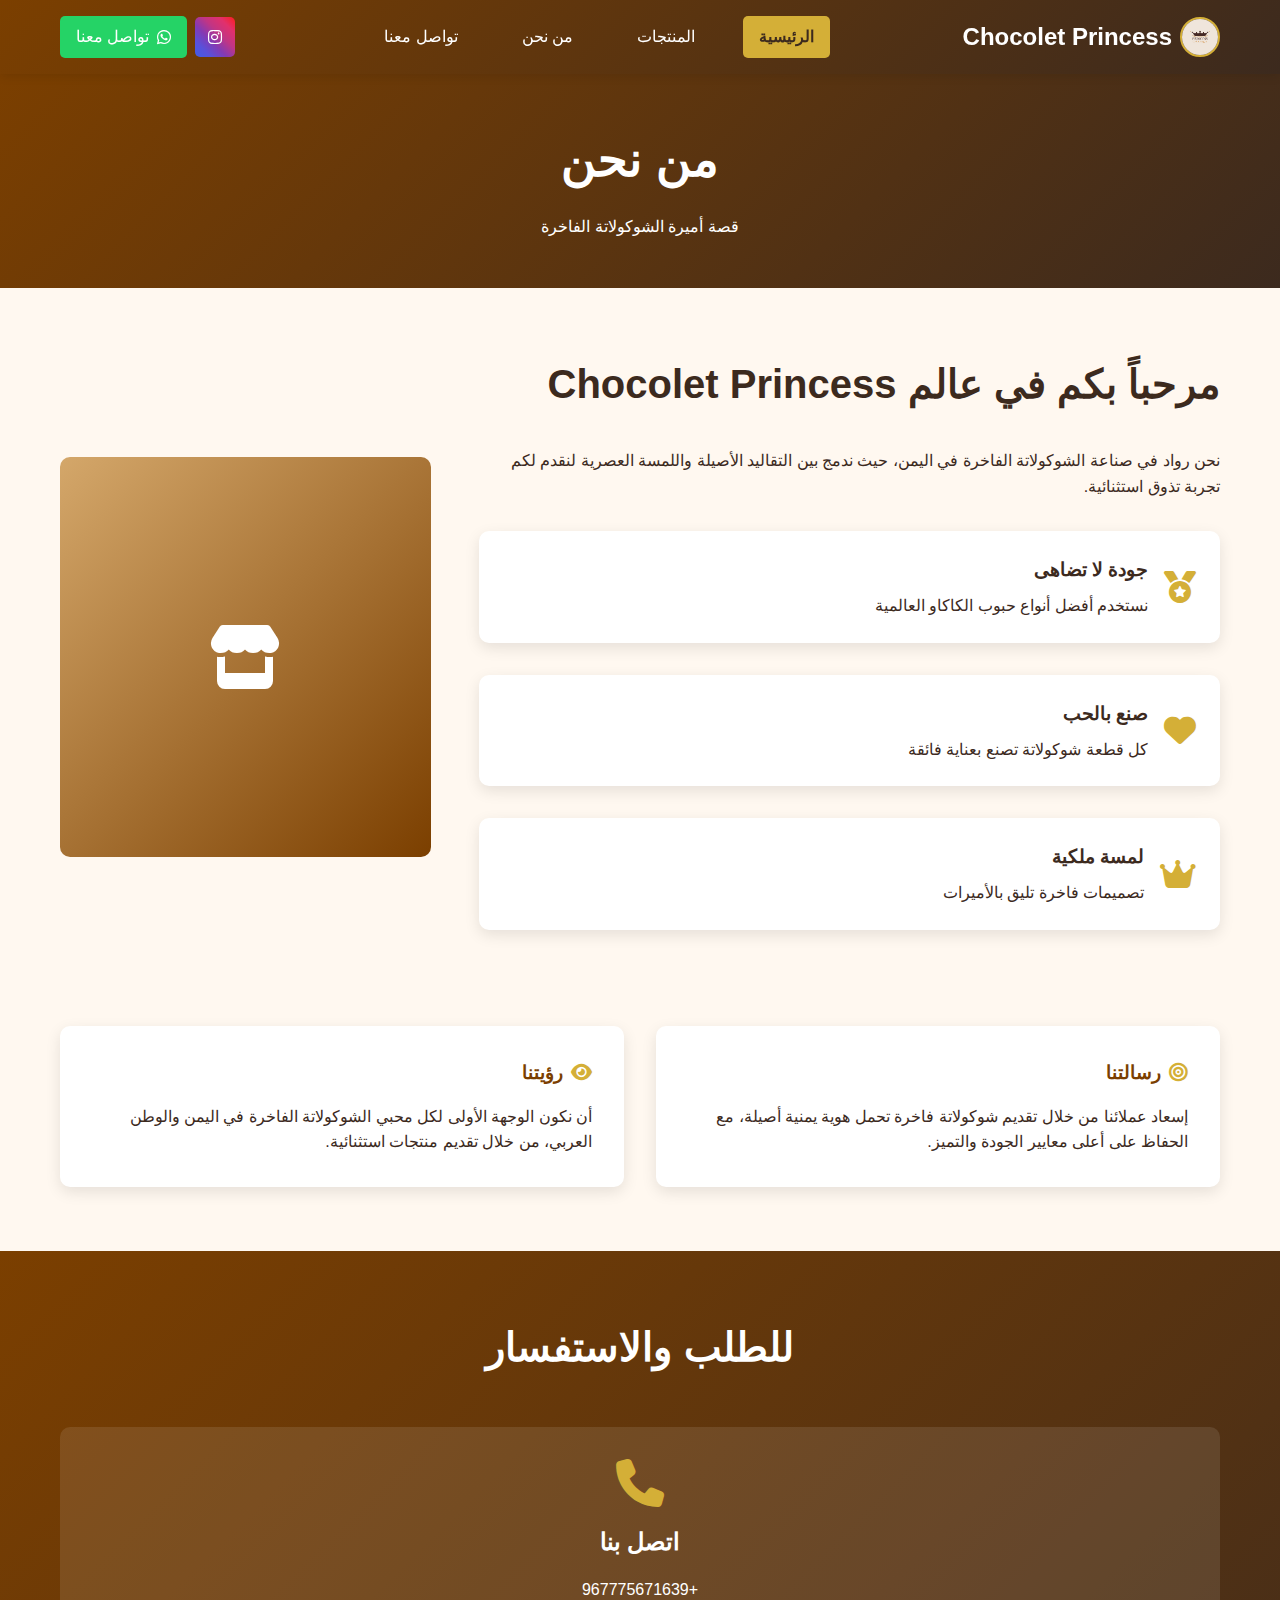
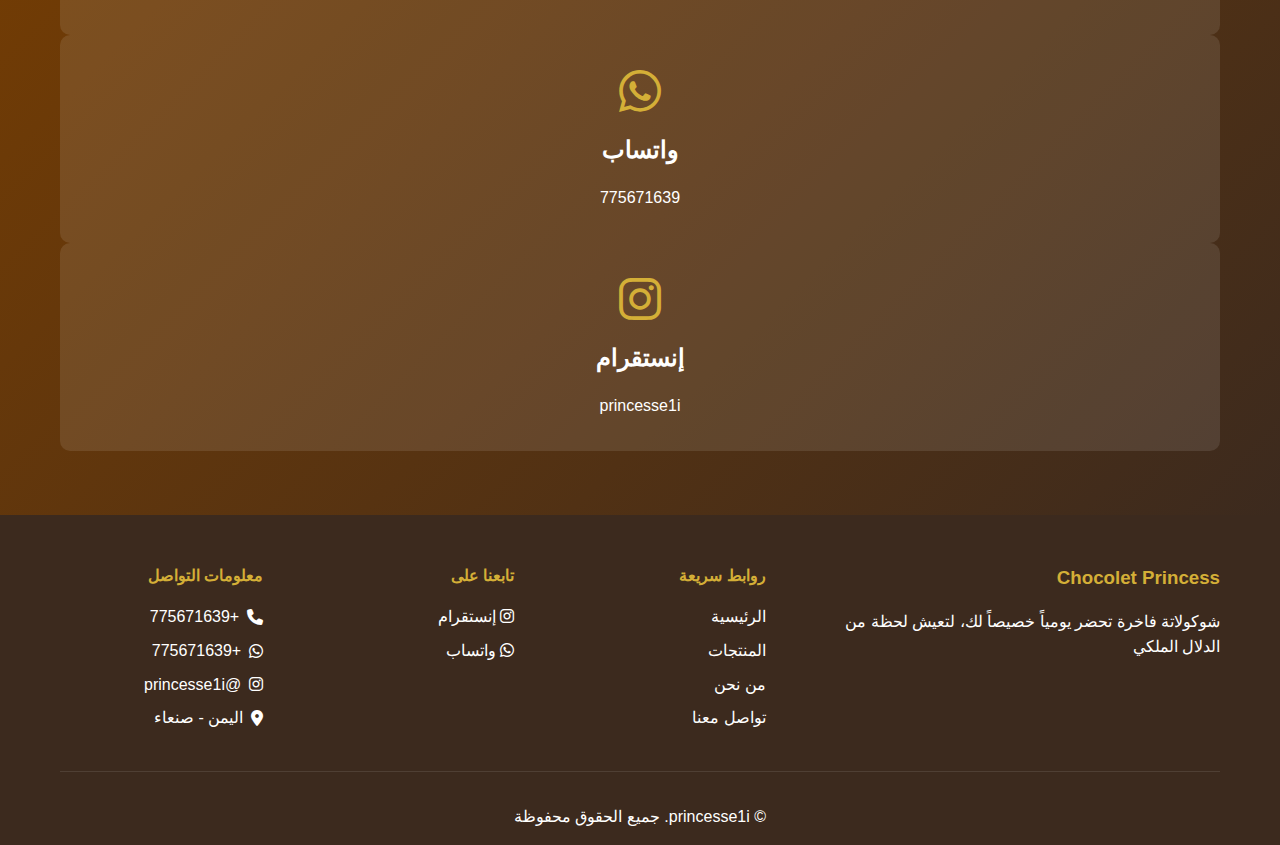
<file: about.html>
<!DOCTYPE html>
<html lang="ar" dir="rtl">
<head>
    <meta charset="UTF-8">
    <meta name="viewport" content="width=device-width, initial-scale=1.0">
    <title>Chocolet Princess - من نحن</title>
    <link rel="stylesheet" href="https://cdnjs.cloudflare.com/ajax/libs/font-awesome/6.4.0/css/all.min.css">
    <link rel="stylesheet" href="css/style.css">
</head>
<body>
    <!-- Header -->
     <header class="main-header">
        <div class="container">
            <div class="header-content">
                 <div class="logo">
    <img src="imegs/logo.jpg" alt="Chocolet Princess" class="logo-image">
    <span>Chocolet Princess</span>
</div>
                 <nav class="main-nav">
                    <a href="index.html" class="nav-link active">الرئيسية</a>
                    <a href="products.html" class="nav-link">المنتجات</a>
                    <a href="about.html" class="nav-link">من نحن</a>
                    <a href="contact.html" class="nav-link">تواصل معنا</a>
                </nav>
                <div class="header-actions">
                    <a href="https://instagram.com/chocolet.princess" class="instagram-link" target="_blank">
                        <i class="fab fa-instagram"></i>
                    </a>
                    <a href="https://wa.me/775671639" class="whatsapp-link" target="_blank">
                        <i class="fab fa-whatsapp"></i>
                        تواصل معنا
                    </a>
                </div>
            </div>
        </div>
    </header>

    <!-- About Header -->
    <section class="page-header">
        <div class="container">
            <h1>من نحن</h1>
            <p>قصة أميرة الشوكولاتة الفاخرة</p>
        </div>
    </section>

    <!-- About Content -->
    <section class="about-content">
        <div class="container">
            <div class="about-grid">
                <div class="about-text">
                    <h2>مرحباً بكم في عالم Chocolet Princess</h2>
                    <p>نحن رواد في صناعة الشوكولاتة الفاخرة في اليمن، حيث ندمج بين التقاليد الأصيلة واللمسة العصرية لنقدم لكم تجربة تذوق استثنائية.</p>
                    
                    <div class="about-features">
                        <div class="feature-item">
                            <i class="fas fa-medal"></i>
                            <div>
                                <h3>جودة لا تضاهى</h3>
                                <p>نستخدم أفضل أنواع حبوب الكاكاو العالمية</p>
                            </div>
                        </div>
                        <div class="feature-item">
                            <i class="fas fa-heart"></i>
                            <div>
                                <h3>صنع بالحب</h3>
                                <p>كل قطعة شوكولاتة تصنع بعناية فائقة</p>
                            </div>
                        </div>
                        <div class="feature-item">
                            <i class="fas fa-crown"></i>
                            <div>
                                <h3>لمسة ملكية</h3>
                                <p>تصميمات فاخرة تليق بالأميرات</p>
                            </div>
                        </div>
                    </div>
                </div>
                <div class="about-image">
                    <div class="image-placeholder">
                        <i class="fas fa-store"></i>
                    </div>
                </div>
            </div>

            <div class="mission-vision">
                <div class="mission">
                    <h3><i class="fas fa-bullseye"></i> رسالتنا</h3>
                    <p>إسعاد عملائنا من خلال تقديم شوكولاتة فاخرة تحمل هوية يمنية أصيلة، مع الحفاظ على أعلى معايير الجودة والتميز.</p>
                </div>
                <div class="vision">
                    <h3><i class="fas fa-eye"></i> رؤيتنا</h3>
                    <p>أن نكون الوجهة الأولى لكل محبي الشوكولاتة الفاخرة في اليمن والوطن العربي، من خلال تقديم منتجات استثنائية.</p>
                </div>
            </div>
        </div>
    </section>

    <!-- Contact Info Section -->
   <section class="contact-info-section">
        <div class="container">
            <div class="contact-info-content">
                <h2>للطلب والاستفسار</h2>
                <a href="tel:+967775671639" class="contact-method">
                    <i class="fas fa-phone"></i>
                    <h3>اتصل بنا</h3>
                    <p>+967775671639</p>
                </a>
                    <a href="https://wa.me/967775671639"
                    target="_blank" class="contact-method">
                 <i class="fab fa-whatsapp"></i>
                        <h3>واتساب</h3>
                        <p>775671639</p>
                    </a>
                    <a href="https://www.instagram.com/princesse1i"
                    target="_blank" class="contact-method"> <i class="fab fa-instagram"></i>
                        <h3>إنستقرام</h3>
                        <p>princesse1i</p>
                    </a>
                </div>
            </div>
        </div>
    </section>

    <!-- Footer -->
    <footer class="main-footer">
        <div class="container">
            <div class="footer-content">
                <div class="footer-section">
                    <h3>Chocolet Princess</h3>
                    <p>شوكولاتة فاخرة تحضر يومياً خصيصاً لك، لتعيش لحظة من الدلال الملكي</p>
                </div>
                <div class="footer-section">
                    <h4>روابط سريعة</h4>
                    <a href="index.html">الرئيسية</a>
                    <a href="products.html">المنتجات</a>
                    <a href="about.html">من نحن</a>
                    <a href="contact.html">تواصل معنا</a>
                </div>
                <div class="footer-section">
                    <h4>تابعنا على</h4>
                    <a href="https://instagram.com/chocolet.princess" target="_blank">
                        <i class="fab fa-instagram"></i> إنستقرام
                    </a>
                    <a href="https://wa.me/775671639" target="_blank">
                        <i class="fab fa-whatsapp"></i> واتساب
                    </a>
                </div>
                <div class="footer-section">
                    <h4>معلومات التواصل</h4>
                    <p><i class="fas fa-phone"></i> +775671639</p>
                    <p><i class="fab fa-whatsapp"></i> +775671639</p>
                    <p><i class="fab fa-instagram"></i> @princesse1i</p>
                    <p><i class="fas fa-map-marker-alt"></i> اليمن - صنعاء</p>
                </div>
            </div>
            <div class="footer-bottom">
                <p>&copy; princesse1i. جميع الحقوق محفوظة</p>
            </div>
        </div>
    </footer>

    <script src="js/jsscript.js"></script>
</body>
</html>
</file>
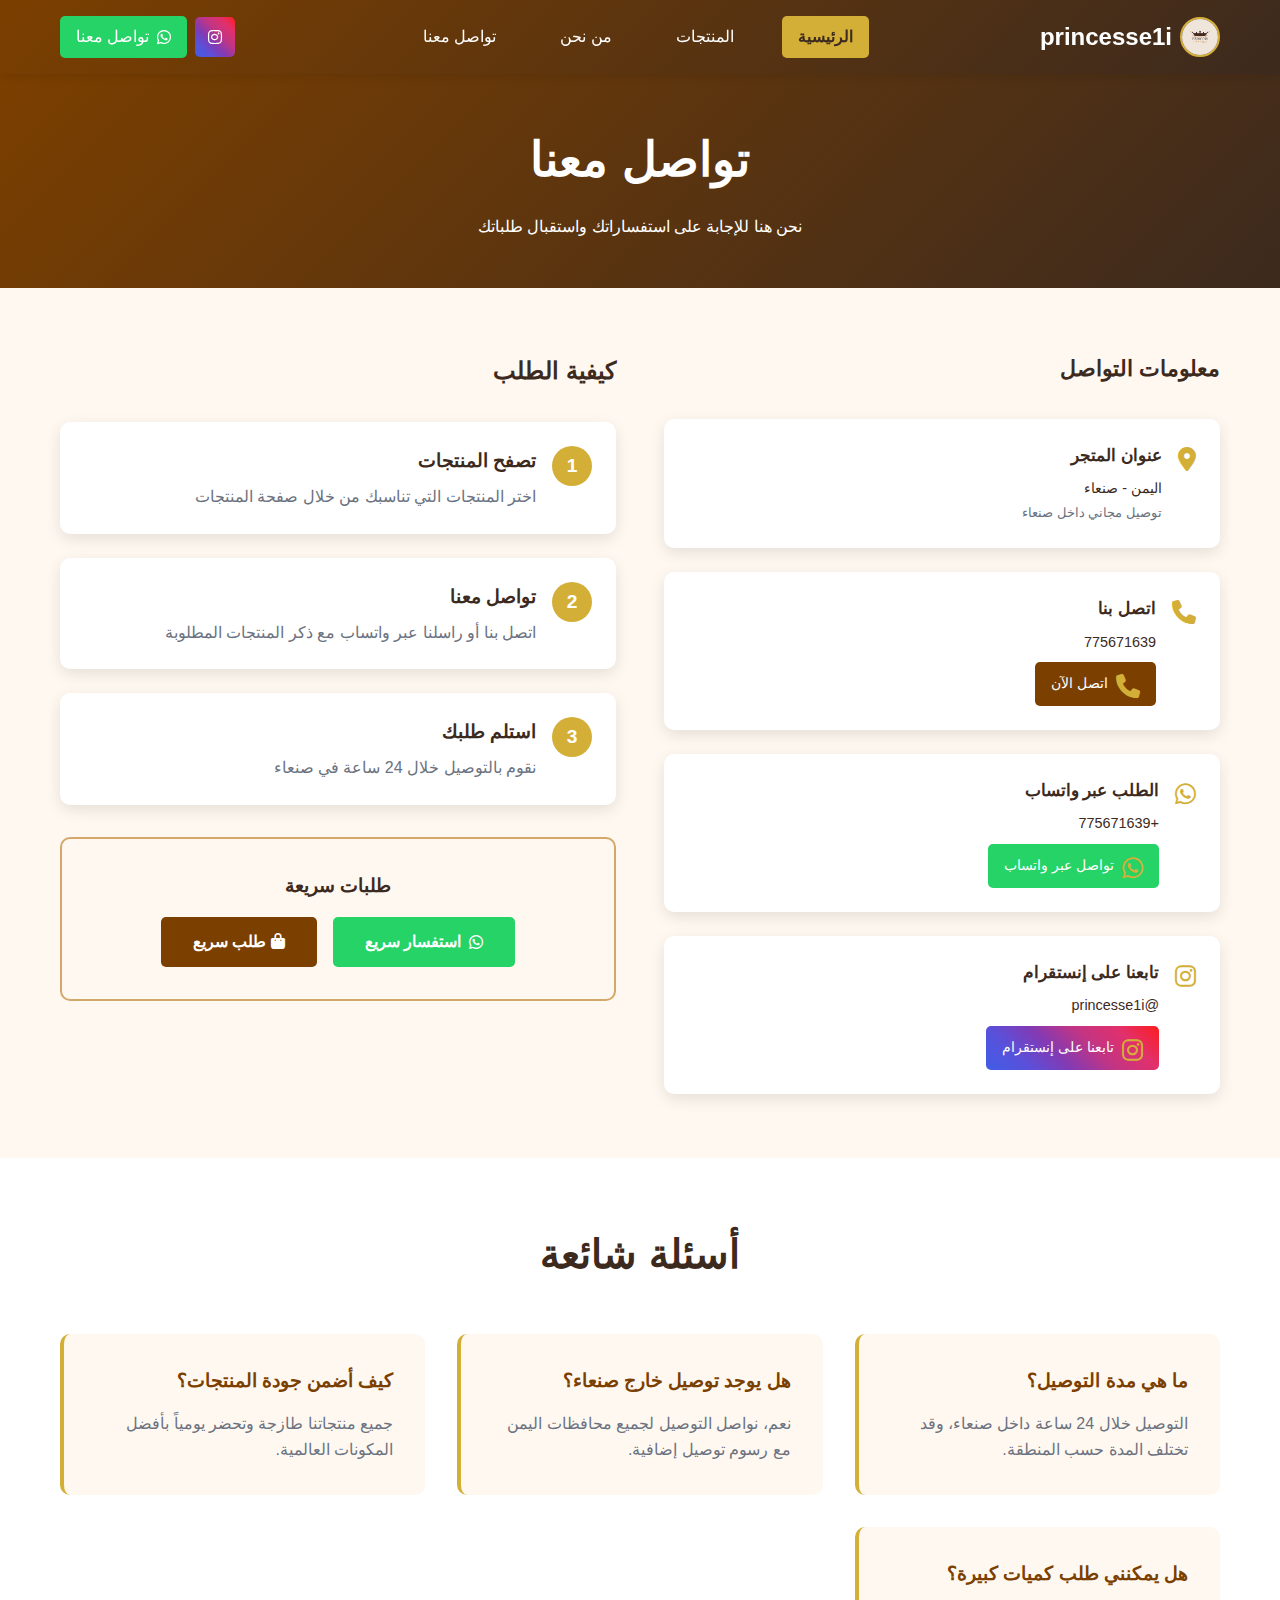
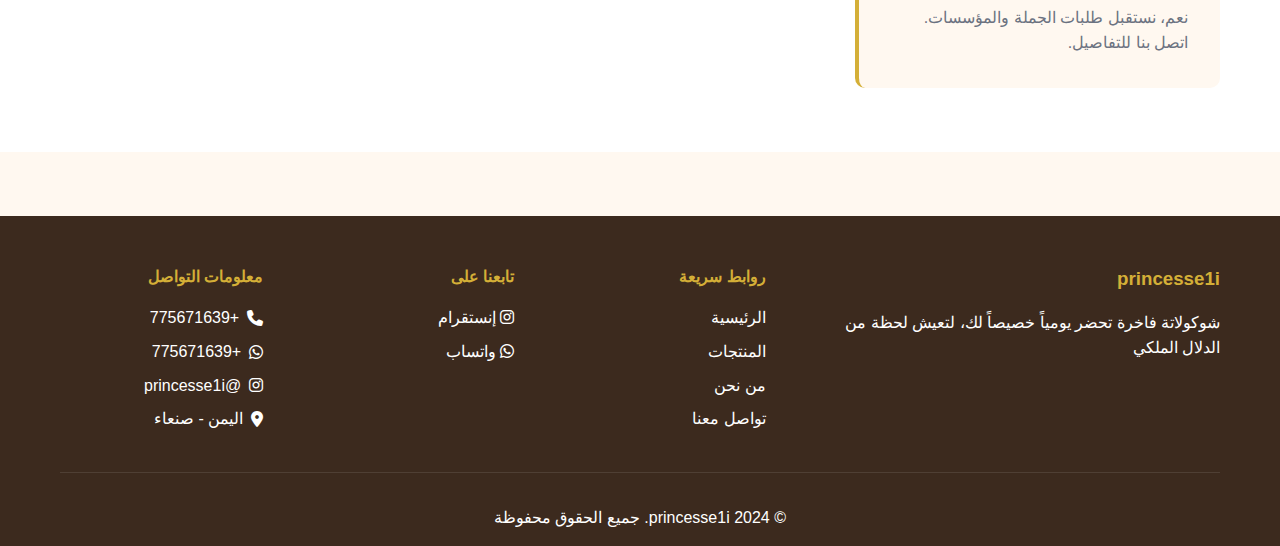
<file: contact.html>
<!DOCTYPE html>
<html lang="ar" dir="rtl">
<head>
    <meta charset="UTF-8">
    <meta name="viewport" content="width=device-width, initial-scale=1.0">
    <title>Chocolet princesse - تواصل معنا</title>
    <link rel="stylesheet" href="https://cdnjs.cloudflare.com/ajax/libs/font-awesome/6.4.0/css/all.min.css">
    <link rel="stylesheet" href="css/style.css">
</head>
<body>
    <!-- Header -->
     <header class="main-header">
        <div class="container">
            <div class="header-content">
                 <div class="logo">
    <img src="imegs/logo.jpg" alt="princesse1i" class="logo-image">
    <span>princesse1i</span>
</div>
                   <nav class="main-nav">
                    <a href="index.html" class="nav-link active">الرئيسية</a>
                    <a href="products.html" class="nav-link">المنتجات</a>
                    <a href="about.html" class="nav-link">من نحن</a>
                    <a href="contact.html" class="nav-link">تواصل معنا</a>
                </nav>
                <div class="header-actions">
                    <a href="https://instagram.com/princesse1i" class="instagram-link" target="_blank">
                        <i class="fab fa-instagram"></i>
                    </a>
                    <a href="https://wa.me/775671639" class="whatsapp-link" target="_blank">
                        <i class="fab fa-whatsapp"></i>
                        تواصل معنا
                    </a>
                </div>
            </div>
        </div>
    </header>

    <!-- Contact Header -->
    <section class="page-header">
        <div class="container">
            <h1>تواصل معنا</h1>
            <p>نحن هنا للإجابة على استفساراتك واستقبال طلباتك</p>
        </div>
    </section>

    <!-- Contact Content -->
    <section class="contact-content">
        <div class="container">
            <div class="contact-grid">
                <div class="contact-info">
                    <h2>معلومات التواصل</h2>
                    <div class="contact-items">
                        <div class="contact-item">
                            <i class="fas fa-map-marker-alt"></i>
                            <div>
                                <h3>عنوان المتجر</h3>
                                <p>اليمن - صنعاء</p>
                                <small>توصيل مجاني داخل صنعاء</small>
                            </div>
                        </div>
                        <div class="contact-item">
                            <i class="fas fa-phone"></i>
                            <div>
                                <h3>اتصل بنا</h3>
                                <p>775671639</p>
                                <a href="tel:+967775671639" class="contact-btn">
                                    <i class="fas fa-phone"></i>
                                    اتصل الآن
                                </a>
                            </div>
                        </div>
                        <div class="contact-item">
                            <i class="fab fa-whatsapp"></i>
                            <div>
                                <h3>الطلب عبر واتساب</h3>
                                <p>+775671639</p>
                                <a href="https://wa.me/775671639" class="contact-btn whatsapp" target="_blank">
                                    <i class="fab fa-whatsapp"></i>
                                    تواصل عبر واتساب
                                </a>
                            </div>
                        </div>
                        <div class="contact-item">
                            <i class="fab fa-instagram"></i>
                            <div>
                                <h3>تابعنا على إنستقرام</h3>
                                <p>@princesse1i</p>
                                <a href="https://instagram.com/princesse1i" class="contact-btn instagram" target="_blank">
                                    <i class="fab fa-instagram"></i>
                                    تابعنا على إنستقرام
                                </a>
                            </div>
                        </div>
                    </div>
                </div>
                
                <div class="contact-instructions">
                    <h2>كيفية الطلب</h2>
                    <div class="instructions-steps">
                        <div class="step">
                            <div class="step-number">1</div>
                            <div class="step-content">
                                <h3>تصفح المنتجات</h3>
                                <p>اختر المنتجات التي تناسبك من خلال صفحة المنتجات</p>
                            </div>
                        </div>
                        <div class="step">
                            <div class="step-number">2</div>
                            <div class="step-content">
                                <h3>تواصل معنا</h3>
                                <p>اتصل بنا أو راسلنا عبر واتساب مع ذكر المنتجات المطلوبة</p>
                            </div>
                        </div>
                        <div class="step">
                            <div class="step-number">3</div>
                            <div class="step-content">
                                <h3>استلم طلبك</h3>
                                <p>نقوم بالتوصيل خلال 24 ساعة في صنعاء</p>
                            </div>
                        </div>
                    </div>
                    
                    <div class="quick-actions">
                        <h3>طلبات سريعة</h3>
                        <div class="action-buttons">
                            <a href="https://wa.me/775671639?text=مرحباً، أريد استفسار عن المنتجات" class="btn btn-whatsapp" target="_blank">
                                <i class="fab fa-whatsapp"></i>
                                استفسار سريع
                            </a>
                            <a href="https://wa.me/775671639?text=مرحباً، أريد طلب منتجات من princesse1i" class="btn btn-primary" target="_blank">
                                <i class="fas fa-shopping-bag"></i>
                                طلب سريع
                            </a>
                        </div>
                    </div>
                </div>
            </div>
        </div>
    </section>

    <!-- FAQ Section -->
    <section class="faq-section">
        <div class="container">
            <h2>أسئلة شائعة</h2>
            <div class="faq-grid">
                <div class="faq-item">
                    <h3>ما هي مدة التوصيل؟</h3>
                    <p>التوصيل خلال 24 ساعة داخل صنعاء، وقد تختلف المدة حسب المنطقة.</p>
                </div>
                <div class="faq-item">
                    <h3>هل يوجد توصيل خارج صنعاء؟</h3>
                    <p>نعم، نواصل التوصيل لجميع محافظات اليمن مع رسوم توصيل إضافية.</p>
                </div>
                <div class="faq-item">
                    <h3>كيف أضمن جودة المنتجات؟</h3>
                    <p>جميع منتجاتنا طازجة وتحضر يومياً بأفضل المكونات العالمية.</p>
                </div>
                <div class="faq-item">
                    <h3>هل يمكنني طلب كميات كبيرة؟</h3>
                    <p>نعم، نستقبل طلبات الجملة والمؤسسات. اتصل بنا للتفاصيل.</p>
                </div>
            </div>
        </div>
    </section>

    <!-- Footer -->
    <footer class="main-footer">
        <div class="container">
            <div class="footer-content">
                <div class="footer-section">
                    <h3>princesse1i</h3>
                    <p>شوكولاتة فاخرة تحضر يومياً خصيصاً لك، لتعيش لحظة من الدلال الملكي</p>
                </div>
                <div class="footer-section">
                    <h4>روابط سريعة</h4>
                    <a href="index.html">الرئيسية</a>
                    <a href="products.html">المنتجات</a>
                    <a href="about.html">من نحن</a>
                    <a href="contact.html">تواصل معنا</a>
                </div>
                <div class="footer-section">
                    <h4>تابعنا على</h4>
                    <a href="https://instagram.com/princesse1i" target="_blank">
                        <i class="fab fa-instagram"></i> إنستقرام
                    </a>
                    <a href="https://wa.me/775671639" target="_blank">
                        <i class="fab fa-whatsapp"></i> واتساب
                    </a>
                </div>
                <div class="footer-section">
                    <h4>معلومات التواصل</h4>
                    <p><i class="fas fa-phone"></i> +775671639</p>
                    <p><i class="fab fa-whatsapp"></i> +775671639</p>
                    <p><i class="fab fa-instagram"></i> @princesse1i</p>
                    <p><i class="fas fa-map-marker-alt"></i> اليمن - صنعاء</p>
                </div>
            </div>
            <div class="footer-bottom">
                <p>&copy; 2024 princesse1i. جميع الحقوق محفوظة</p>
            </div>
        </div>
    </footer>

    <script src="js/jsscript.js"></script>
</body>

</html>
</file>
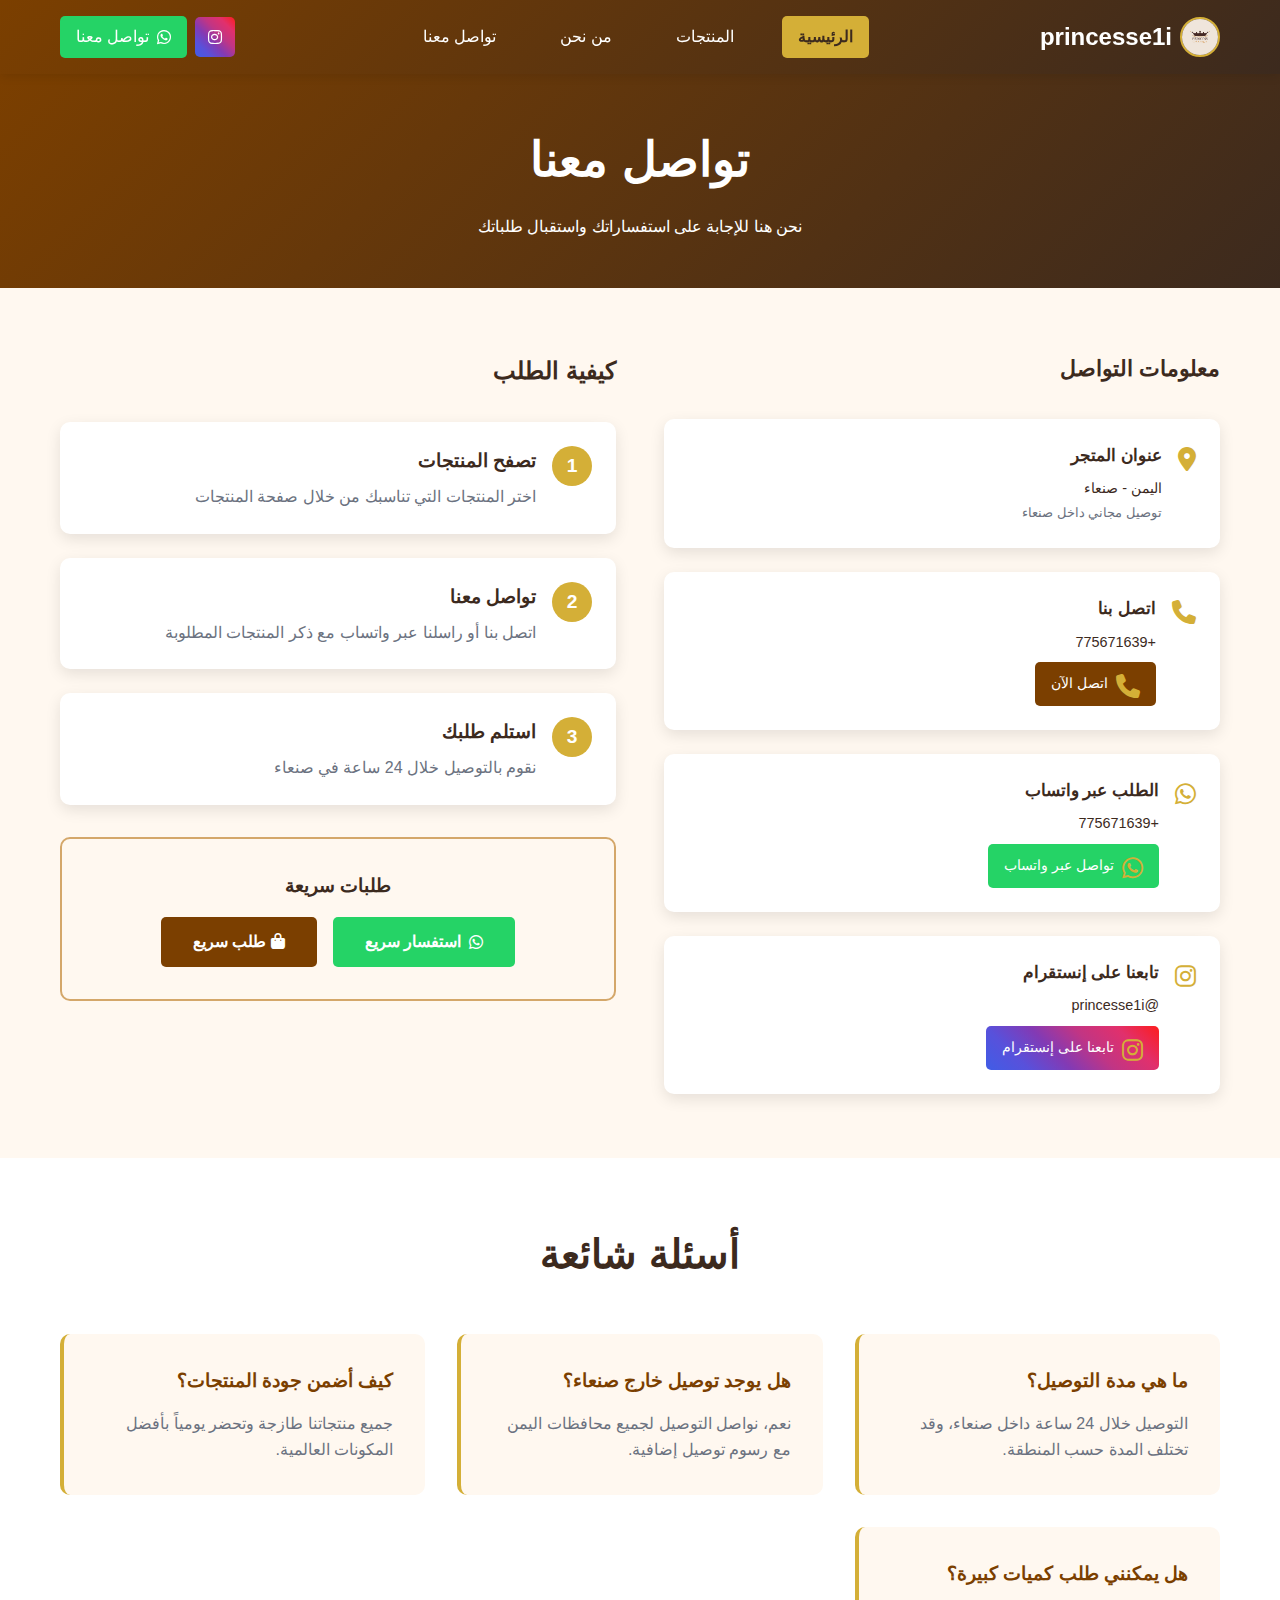
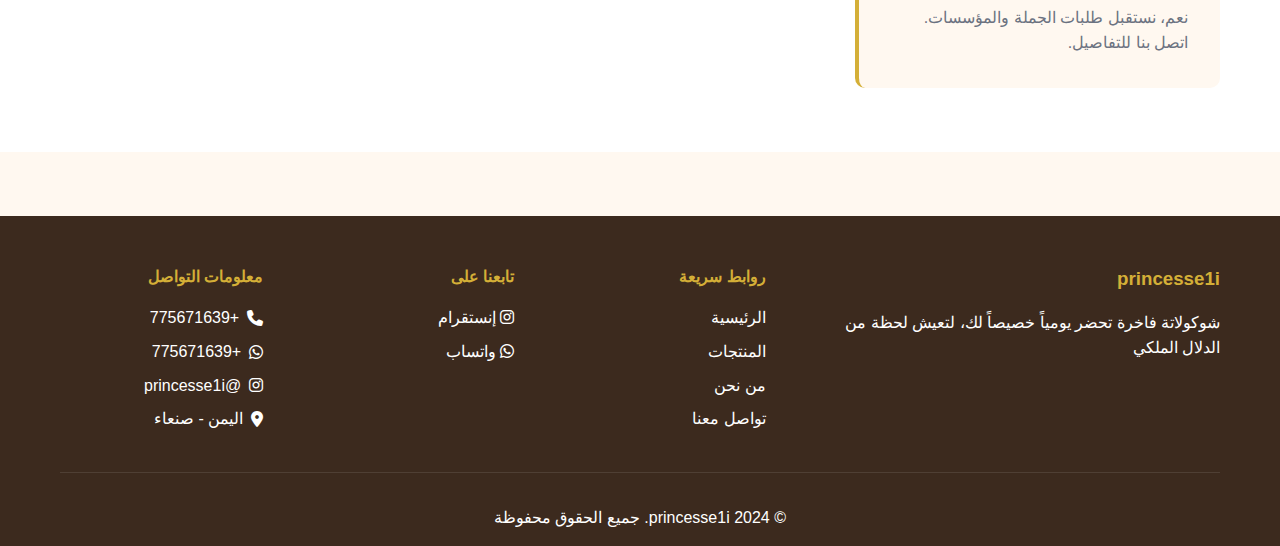
<file: اميره/contact.html>
<!DOCTYPE html>
<html lang="ar" dir="rtl">
<head>
    <meta charset="UTF-8">
    <meta name="viewport" content="width=device-width, initial-scale=1.0">
    <title>princesse1i - تواصل معنا</title>
    <link rel="stylesheet" href="https://cdnjs.cloudflare.com/ajax/libs/font-awesome/6.4.0/css/all.min.css">
    <link rel="stylesheet" href="css/style.css">
</head>
<body>
    <!-- Header -->
     <header class="main-header">
        <div class="container">
            <div class="header-content">
                 <div class="logo">
    <img src="imegs/logo.jpg" alt="princesse1i" class="logo-image">
    <span>princesse1i</span>
</div>
                   <nav class="main-nav">
                    <a href="index.html" class="nav-link active">الرئيسية</a>
                    <a href="products.html" class="nav-link">المنتجات</a>
                    <a href="about.html" class="nav-link">من نحن</a>
                    <a href="contact.html" class="nav-link">تواصل معنا</a>
                </nav>
                <div class="header-actions">
                    <a href="https://instagram.com/princesse1i" class="instagram-link" target="_blank">
                        <i class="fab fa-instagram"></i>
                    </a>
                    <a href="https://wa.me/775671639" class="whatsapp-link" target="_blank">
                        <i class="fab fa-whatsapp"></i>
                        تواصل معنا
                    </a>
                </div>
            </div>
        </div>
    </header>

    <!-- Contact Header -->
    <section class="page-header">
        <div class="container">
            <h1>تواصل معنا</h1>
            <p>نحن هنا للإجابة على استفساراتك واستقبال طلباتك</p>
        </div>
    </section>

    <!-- Contact Content -->
    <section class="contact-content">
        <div class="container">
            <div class="contact-grid">
                <div class="contact-info">
                    <h2>معلومات التواصل</h2>
                    <div class="contact-items">
                        <div class="contact-item">
                            <i class="fas fa-map-marker-alt"></i>
                            <div>
                                <h3>عنوان المتجر</h3>
                                <p>اليمن - صنعاء</p>
                                <small>توصيل مجاني داخل صنعاء</small>
                            </div>
                        </div>
                        <div class="contact-item">
                            <i class="fas fa-phone"></i>
                            <div>
                                <h3>اتصل بنا</h3>
                                <p>+775671639</p>
                                <a href="tel:+775671639" class="contact-btn">
                                    <i class="fas fa-phone"></i>
                                    اتصل الآن
                                </a>
                            </div>
                        </div>
                        <div class="contact-item">
                            <i class="fab fa-whatsapp"></i>
                            <div>
                                <h3>الطلب عبر واتساب</h3>
                                <p>+775671639</p>
                                <a href="https://wa.me/775671639" class="contact-btn whatsapp" target="_blank">
                                    <i class="fab fa-whatsapp"></i>
                                    تواصل عبر واتساب
                                </a>
                            </div>
                        </div>
                        <div class="contact-item">
                            <i class="fab fa-instagram"></i>
                            <div>
                                <h3>تابعنا على إنستقرام</h3>
                                <p>@princesse1i</p>
                                <a href="https://instagram.com/princesse1i" class="contact-btn instagram" target="_blank">
                                    <i class="fab fa-instagram"></i>
                                    تابعنا على إنستقرام
                                </a>
                            </div>
                        </div>
                    </div>
                </div>
                
                <div class="contact-instructions">
                    <h2>كيفية الطلب</h2>
                    <div class="instructions-steps">
                        <div class="step">
                            <div class="step-number">1</div>
                            <div class="step-content">
                                <h3>تصفح المنتجات</h3>
                                <p>اختر المنتجات التي تناسبك من خلال صفحة المنتجات</p>
                            </div>
                        </div>
                        <div class="step">
                            <div class="step-number">2</div>
                            <div class="step-content">
                                <h3>تواصل معنا</h3>
                                <p>اتصل بنا أو راسلنا عبر واتساب مع ذكر المنتجات المطلوبة</p>
                            </div>
                        </div>
                        <div class="step">
                            <div class="step-number">3</div>
                            <div class="step-content">
                                <h3>استلم طلبك</h3>
                                <p>نقوم بالتوصيل خلال 24 ساعة في صنعاء</p>
                            </div>
                        </div>
                    </div>
                    
                    <div class="quick-actions">
                        <h3>طلبات سريعة</h3>
                        <div class="action-buttons">
                            <a href="https://wa.me/775671639?text=مرحباً، أريد استفسار عن المنتجات" class="btn btn-whatsapp" target="_blank">
                                <i class="fab fa-whatsapp"></i>
                                استفسار سريع
                            </a>
                            <a href="https://wa.me/775671639?text=مرحباً، أريد طلب منتجات من princesse1i" class="btn btn-primary" target="_blank">
                                <i class="fas fa-shopping-bag"></i>
                                طلب سريع
                            </a>
                        </div>
                    </div>
                </div>
            </div>
        </div>
    </section>

    <!-- FAQ Section -->
    <section class="faq-section">
        <div class="container">
            <h2>أسئلة شائعة</h2>
            <div class="faq-grid">
                <div class="faq-item">
                    <h3>ما هي مدة التوصيل؟</h3>
                    <p>التوصيل خلال 24 ساعة داخل صنعاء، وقد تختلف المدة حسب المنطقة.</p>
                </div>
                <div class="faq-item">
                    <h3>هل يوجد توصيل خارج صنعاء؟</h3>
                    <p>نعم، نواصل التوصيل لجميع محافظات اليمن مع رسوم توصيل إضافية.</p>
                </div>
                <div class="faq-item">
                    <h3>كيف أضمن جودة المنتجات؟</h3>
                    <p>جميع منتجاتنا طازجة وتحضر يومياً بأفضل المكونات العالمية.</p>
                </div>
                <div class="faq-item">
                    <h3>هل يمكنني طلب كميات كبيرة؟</h3>
                    <p>نعم، نستقبل طلبات الجملة والمؤسسات. اتصل بنا للتفاصيل.</p>
                </div>
            </div>
        </div>
    </section>

    <!-- Footer -->
    <footer class="main-footer">
        <div class="container">
            <div class="footer-content">
                <div class="footer-section">
                    <h3>princesse1i</h3>
                    <p>شوكولاتة فاخرة تحضر يومياً خصيصاً لك، لتعيش لحظة من الدلال الملكي</p>
                </div>
                <div class="footer-section">
                    <h4>روابط سريعة</h4>
                    <a href="index.html">الرئيسية</a>
                    <a href="products.html">المنتجات</a>
                    <a href="about.html">من نحن</a>
                    <a href="contact.html">تواصل معنا</a>
                </div>
                <div class="footer-section">
                    <h4>تابعنا على</h4>
                    <a href="https://instagram.com/princesse1i" target="_blank">
                        <i class="fab fa-instagram"></i> إنستقرام
                    </a>
                    <a href="https://wa.me/775671639" target="_blank">
                        <i class="fab fa-whatsapp"></i> واتساب
                    </a>
                </div>
                <div class="footer-section">
                    <h4>معلومات التواصل</h4>
                    <p><i class="fas fa-phone"></i> +775671639</p>
                    <p><i class="fab fa-whatsapp"></i> +775671639</p>
                    <p><i class="fab fa-instagram"></i> @princesse1i</p>
                    <p><i class="fas fa-map-marker-alt"></i> اليمن - صنعاء</p>
                </div>
            </div>
            <div class="footer-bottom">
                <p>&copy; 2024 princesse1i. جميع الحقوق محفوظة</p>
            </div>
        </div>
    </footer>

    <script src="js/jsscript.js"></script>
</body>
</html>
</file>
<file: css/style.css>
:root {
    --primary: #7B3F00;
    --secondary: #D4A76A;
    --accent: #FF6B6B;
    --light: #FFF8F0;
    --dark: #3C2A1E;
    --gold: #D4AF37;
    --white: #FFFFFF;
    --gray: #6B7280;
    --whatsapp: #25D366;
}

* {
    margin: 0;
    padding: 0;
    box-sizing: border-box;
    font-family: 'Segoe UI', Tahoma, Geneva, Verdana, sans-serif;
}

body {
    background-color: var(--light);
    color: var(--dark);
    direction: rtl;
    line-height: 1.6;
}

.container {
    max-width: 1200px;
    margin: 0 auto;
    padding: 0 20px;
}

/* Header */
.main-header {
    background: linear-gradient(135deg, var(--primary), var(--dark));
    color: var(--white);
    padding: 1rem 0;
    position: sticky;
    top: 0;
    z-index: 1000;
    box-shadow: 0 2px 10px rgba(0,0,0,0.1);
}

.header-content {
    display: flex;
    justify-content: space-between;
    align-items: center;
}

.logo {
    display: flex;
    align-items: center;
    gap: 0.5rem;
    font-size: 1.5rem;
    font-weight: bold;
}

.logo-image {
    width: 40px;
    height: 40px;
    border-radius: 50%;
    object-fit: cover;
    border: 2px solid var(--gold);
}

.main-nav {
    display: flex;
    gap: 2rem;
}

.nav-link {
    color: var(--white);
    text-decoration: none;
    padding: 0.5rem 1rem;
    border-radius: 5px;
    transition: all 0.3s ease;
}

.nav-link.active {
    background: var(--gold);
    color: var(--dark) !important;
    font-weight: bold;
}

.nav-link:hover {
    background: rgba(255,255,255,0.1);
    transform: translateY(-2px);
}

.header-actions {
    display: flex;
    gap: 0.5rem;
    align-items: center;
}

.whatsapp-link {
    background: var(--whatsapp);
    color: var(--white);
    padding: 0.5rem 1rem;
    border-radius: 5px;
    text-decoration: none;
    display: flex;
    align-items: center;
    gap: 0.5rem;
    transition: all 0.3s ease;
}

.whatsapp-link:hover {
    background: #128C7E;
    transform: translateY(-2px);
}

/* إنستقرام Styles */
.instagram-link {
    background: linear-gradient(45deg, #405DE6, #5851DB, #833AB4, #C13584, #E1306C, #FD1D1D);
    color: var(--white);
    padding: 0.5rem;
    border-radius: 5px;
    text-decoration: none;
    display: flex;
    align-items: center;
    justify-content: center;
    width: 40px;
    height: 40px;
    transition: all 0.3s ease;
}

.instagram-link:hover {
    transform: translateY(-2px);
    box-shadow: 0 5px 15px rgba(225, 48, 108, 0.4);
}

/* Buttons */
.btn {
    padding: 0.75rem 2rem;
    border: none;
    border-radius: 5px;
    text-decoration: none;
    font-weight: bold;
    cursor: pointer;
    transition: all 0.3s ease;
    display: inline-block;
    text-align: center;
}

.btn-primary {
    background: var(--primary);
    color: var(--white);
}

.btn-primary:hover {
    background: var(--dark);
    transform: translateY(-2px);
}

.btn-secondary {
    background: transparent;
    color: var(--primary);
    border: 2px solid var(--primary);
}

.btn-secondary:hover {
    background: var(--primary);
    color: var(--white);
}

.btn-whatsapp {
    background: var(--whatsapp);
    color: var(--white);
    display: flex;
    align-items: center;
    gap: 0.5rem;
}

.btn-whatsapp:hover {
    background: #128C7E;
    transform: translateY(-2px);
}

.btn-large {
    padding: 1rem 2.5rem;
    font-size: 1.1rem;
}

/* Hero Section */
.hero {
    padding: 4rem 0;
    background: linear-gradient(135deg, var(--light) 0%, var(--secondary) 100%);
}

.hero-content {
    display: grid;
    grid-template-columns: 1fr 1fr;
    gap: 3rem;
    align-items: center;
}

.hero-text h1 {
    font-size: 3rem;
    margin-bottom: 1rem;
    color: var(--dark);
}

.highlight {
    color: var(--primary);
}

.hero-text p {
    font-size: 1.2rem;
    margin-bottom: 2rem;
    color: var(--gray);
}

.hero-buttons {
    display: flex;
    gap: 1rem;
    flex-wrap: wrap;
}

.hero-image {
    display: flex;
    justify-content: center;
}

.hero-main-image {
    width: 100%;
    height: 400px;
    object-fit: cover;
    border-radius: 15px;
    box-shadow: 0 10px 30px rgba(0,0,0,0.3);
}

.chocolate-display {
    width: 300px;
    height: 300px;
    background: linear-gradient(135deg, var(--primary), var(--secondary));
    border-radius: 50%;
    display: flex;
    align-items: center;
    justify-content: center;
    color: var(--gold);
    font-size: 4rem;
    box-shadow: 0 10px 30px rgba(0,0,0,0.2);
}

/* Sections */
.section-title {
    text-align: center;
    font-size: 2.5rem;
    margin-bottom: 3rem;
    color: var(--dark);
}

/* Page Header */
.page-header {
    padding: 3rem 0;
    background: linear-gradient(135deg, var(--primary), var(--dark));
    color: var(--white);
    text-align: center;
}

.page-header h1 {
    font-size: 3rem;
    margin-bottom: 1rem;
}

/* Products Grid */
.products-grid {
    display: grid;
    grid-template-columns: repeat(auto-fit, minmax(300px, 1fr));
    gap: 2rem;
    margin-bottom: 4rem;
}

.product-card {
    background: var(--white);
    border-radius: 10px;
    overflow: hidden;
    box-shadow: 0 5px 15px rgba(0,0,0,0.1);
    transition: all 0.3s ease;
}

.product-card:hover {
    transform: translateY(-5px);
    box-shadow: 0 10px 25px rgba(0,0,0,0.2);
}

.product-image {
    height: 200px;
    overflow: hidden;
    background: linear-gradient(135deg, var(--secondary), var(--primary));
    display: flex;
    align-items: center;
    justify-content: center;
    color: var(--white);
    font-size: 3rem;
}

.product-image img {
    width: 100%;
    height: 100%;
    object-fit: cover;
    transition: transform 0.3s ease;
}

.product-card:hover .product-image img {
    transform: scale(1.05);
}

.product-image:has(img) {
    background: none;
    color: transparent;
}

.product-info {
    padding: 1.5rem;
}

.product-info h3 {
    margin-bottom: 0.5rem;
    color: var(--dark);
}

.product-price {
    font-size: 1.5rem;
    font-weight: bold;
    color: var(--primary);
    margin-bottom: 1rem;
}

.product-info p {
    color: var(--gray);
    margin-bottom: 1.5rem;
}

.product-contact {
    border-top: 1px solid #f0f0f0;
    padding-top: 1rem;
}

.contact-info {
    color: var(--dark);
    font-size: 0.9rem;
}

.contact-info strong {
    color: var(--primary);
}

/* زر عرض جميع المنتجات */
.view-all-products {
    text-align: center;
    margin-top: 3rem;
    padding-top: 2rem;
    border-top: 2px solid #f0f0f0;
}

/* Features */
.features {
    padding: 4rem 0;
    background: var(--white);
}

.features-grid {
    display: grid;
    grid-template-columns: repeat(auto-fit, minmax(250px, 1fr));
    gap: 2rem;
}

.feature {
    text-align: center;
    padding: 2rem;
}

.feature i {
    font-size: 3rem;
    color: var(--gold);
    margin-bottom: 1rem;
}

.feature-icon {
    width: 80px;
    height: 80px;
    object-fit: contain;
    margin-bottom: 1rem;
}

.feature:has(.feature-icon[src]) i {
    display: none;
}

.feature h3 {
    margin-bottom: 1rem;
    color: var(--dark);
}

/* Contact Info Section */
.contact-info-section {
    background: linear-gradient(135deg, var(--primary), var(--dark));
    color: var(--white);
    padding: 4rem 0;
    text-align: center;
}

.contact-info-content h2 {
    font-size: 2.5rem;
    margin-bottom: 3rem;
    color: var(--white);
}

.contact-methods {
    display: grid;
    grid-template-columns: repeat(auto-fit, minmax(250px, 1fr));
    gap: 2rem;
    max-width: 800px;
    margin: 0 auto;
}

.contact-method {
    display: block;
    text-decoration: none;
    color: #fff;
    padding: 2rem;
    background: rgba(255,255,255,0.1);
    border-radius: 10px;
    transition: all 0.3s ease;
}

.contact-method:hover {
    background: rgba(255,255,255,0.2);
    transform: translateY(-5px);
}

.contact-method i {
    font-size: 3rem;
    color: var(--gold);
    margin-bottom: 1rem;
}

.contact-method h3 {
    margin-bottom: 1rem;
    font-size: 1.5rem;
}

.contact-method p{
    color: #fff;
    font-size: 1rem;
}

/* Contact Page Styles */
.contact-grid {
    display: grid;
    grid-template-columns: 1fr 1fr;
    gap: 3rem;
    margin: 4rem 0;
}

.contact-info h2,
.contact-instructions h2 {
    margin-bottom: 2rem;
    color: var(--dark);
}

.contact-items {
    display: flex;
    flex-direction: column;
    gap: 1.5rem;
}

.contact-item {
    display: flex;
    align-items: flex-start;
    gap: 1rem;
    padding: 1.5rem;
    background: var(--white);
    border-radius: 10px;
    box-shadow: 0 5px 15px rgba(0,0,0,0.1);
    transition: all 0.3s ease;
}

.contact-item:hover {
    transform: translateY(-5px);
    box-shadow: 0 10px 25px rgba(0,0,0,0.15);
}

.contact-item i {
    font-size: 1.5rem;
    color: var(--gold);
    margin-top: 0.25rem;
}

.contact-item h3 {
    margin-bottom: 0.5rem;
    color: var(--dark);
}

.contact-item small {
    color: var(--gray);
    font-size: 0.8rem;
}

.contact-btn {
    display: inline-flex;
    align-items: center;
    gap: 0.5rem;
    padding: 0.5rem 1rem;
    background: var(--primary);
    color: var(--white);
    text-decoration: none;
    border-radius: 5px;
    margin-top: 0.5rem;
    transition: all 0.3s ease;
}

.contact-btn:hover {
    background: var(--dark);
    transform: translateY(-2px);
}

.contact-btn.whatsapp {
    background: var(--whatsapp);
}

.contact-btn.whatsapp:hover {
    background: #128C7E;
}

.contact-btn.instagram {
    background: linear-gradient(45deg, #405DE6, #5851DB, #833AB4, #C13584, #E1306C, #FD1D1D);
    color: var(--white);
}

.contact-btn.instagram:hover {
    background: linear-gradient(45deg, #3048C4, #4838CA, #7229A3, #B02A73, #D1255B, #E00E0E);
    transform: translateY(-2px);
}

/* Instructions Steps */
.instructions-steps {
    display: flex;
    flex-direction: column;
    gap: 1.5rem;
    margin-bottom: 2rem;
}

.step {
    display: flex;
    align-items: flex-start;
    gap: 1rem;
    padding: 1.5rem;
    background: var(--white);
    border-radius: 10px;
    box-shadow: 0 5px 15px rgba(0,0,0,0.1);
}

.step-number {
    background: var(--gold);
    color: var(--white);
    width: 40px;
    height: 40px;
    border-radius: 50%;
    display: flex;
    align-items: center;
    justify-content: center;
    font-weight: bold;
    font-size: 1.2rem;
}

.step-content h3 {
    margin-bottom: 0.5rem;
    color: var(--dark);
}

.step-content p {
    color: var(--gray);
    margin: 0;
}

/* Quick Actions */
.quick-actions {
    background: var(--light);
    padding: 2rem;
    border-radius: 10px;
    border: 2px solid var(--secondary);
}

.quick-actions h3 {
    margin-bottom: 1rem;
    color: var(--dark);
    text-align: center;
}

.action-buttons {
    display: flex;
    gap: 1rem;
    justify-content: center;
    flex-wrap: wrap;
}

/* FAQ Section */
.faq-section {
    background: var(--white);
    padding: 4rem 0;
    margin: 4rem 0;
}

.faq-section h2 {
    text-align: center;
    margin-bottom: 3rem;
    color: var(--dark);
    font-size: 2.5rem;
}

.faq-grid {
    display: grid;
    grid-template-columns: repeat(auto-fit, minmax(300px, 1fr));
    gap: 2rem;
}

.faq-item {
    padding: 2rem;
    background: var(--light);
    border-radius: 10px;
    border-left: 4px solid var(--gold);
}

.faq-item h3 {
    margin-bottom: 1rem;
    color: var(--primary);
}

.faq-item p {
    color: var(--gray);
    margin: 0;
}

/* About Page */
.about-grid {
    display: grid;
    grid-template-columns: 2fr 1fr;
    gap: 3rem;
    align-items: center;
    margin: 4rem 0;
}

.about-text h2 {
    font-size: 2.5rem;
    margin-bottom: 2rem;
    color: var(--dark);
}

.about-features {
    margin-top: 2rem;
}

.feature-item {
    display: flex;
    align-items: center;
    gap: 1rem;
    margin-bottom: 2rem;
    padding: 1.5rem;
    background: var(--white);
    border-radius: 10px;
    box-shadow: 0 5px 15px rgba(0,0,0,0.1);
}

.feature-item i {
    font-size: 2rem;
    color: var(--gold);
}

.feature-item h3 {
    margin-bottom: 0.5rem;
    color: var(--dark);
}

.image-placeholder {
    width: 100%;
    height: 400px;
    background: linear-gradient(135deg, var(--secondary), var(--primary));
    border-radius: 10px;
    display: flex;
    align-items: center;
    justify-content: center;
    color: var(--white);
    font-size: 4rem;
}

.about-image img {
    width: 100%;
    height: 400px;
    object-fit: cover;
    border-radius: 10px;
    box-shadow: 0 5px 20px rgba(0,0,0,0.2);
}

.mission-vision {
    display: grid;
    grid-template-columns: 1fr 1fr;
    gap: 2rem;
    margin: 4rem 0;
}

.mission, .vision {
    padding: 2rem;
    background: var(--white);
    border-radius: 10px;
    box-shadow: 0 5px 15px rgba(0,0,0,0.1);
}

.mission h3, .vision h3 {
    display: flex;
    align-items: center;
    gap: 0.5rem;
    margin-bottom: 1rem;
    color: var(--primary);
}

.mission i, .vision i {
    color: var(--gold);
}

/* Footer */
.main-footer {
    background: var(--dark);
    color: var(--white);
    padding: 3rem 0 1rem;
}

.footer-content {
    display: grid;
    grid-template-columns: 2fr 1fr 1fr 1fr;
    gap: 3rem;
    margin-bottom: 2rem;
}

.footer-section h3,
.footer-section h4 {
    margin-bottom: 1rem;
    color: var(--gold);
}

.footer-section a {
    color: var(--white);
    text-decoration: none;
    display: block;
    margin-bottom: 0.5rem;
    transition: color 0.3s ease;
}

.footer-section a:hover {
    color: var(--gold);
}

.footer-section p {
    margin-bottom: 0.5rem;
    display: flex;
    align-items: center;
    gap: 0.5rem;
}

.footer-logo {
    display: flex;
    align-items: center;
    gap: 0.5rem;
    margin-bottom: 1rem;
}

.footer-logo-image {
    width: 30px;
    height: 30px;
    border-radius: 50%;
    object-fit: cover;
}

.footer-bottom {
    text-align: center;
    padding-top: 2rem;
    border-top: 1px solid rgba(255,255,255,0.1);
}

/* Responsive Design */
@media (max-width: 768px) {
    .header-content {
        flex-direction: column;
        gap: 1rem;
    }

    .main-nav {
        gap: 1rem;
    }

    .hero-content {
        grid-template-columns: 1fr;
        text-align: center;
    }

    .hero-text h1 {
        font-size: 2rem;
    }

    .hero-main-image {
        height: 300px;
    }

    .about-grid,
    .contact-grid,
    .mission-vision,
    .footer-content {
        grid-template-columns: 1fr;
    }

    .products-grid {
        grid-template-columns: 1fr;
    }

    .hero-buttons {
        justify-content: center;
    }

    .header-actions {
        width: 100%;
        justify-content: center;
    }

    .contact-methods {
        grid-template-columns: 1fr;
    }
    
    .action-buttons {
        flex-direction: column;
    }
    
    .contact-btn {
        justify-content: center;
    }
    
    .step {
        flex-direction: column;
        text-align: center;
    }
    
    .step-number {
        align-self: center;
    }
    
    .footer-content {
        grid-template-columns: 1fr;
        text-align: center;
    }

    .logo-image {
        width: 35px;
        height: 35px;
    }
    
    .feature-icon {
        width: 60px;
        height: 60px;
    }
}
</file>
<file: اميره/css/style.css>
:root {
    --primary: #7B3F00;
    --secondary: #D4A76A;
    --accent: #FF6B6B;
    --light: #FFF8F0;
    --dark: #3C2A1E;
    --gold: #D4AF37;
    --white: #FFFFFF;
    --gray: #6B7280;
    --whatsapp: #25D366;
}

* {
    margin: 0;
    padding: 0;
    box-sizing: border-box;
    font-family: 'Segoe UI', Tahoma, Geneva, Verdana, sans-serif;
}

body {
    background-color: var(--light);
    color: var(--dark);
    direction: rtl;
    line-height: 1.6;
}

.container {
    max-width: 1200px;
    margin: 0 auto;
    padding: 0 20px;
}

/* Header */
.main-header {
    background: linear-gradient(135deg, var(--primary), var(--dark));
    color: var(--white);
    padding: 1rem 0;
    position: sticky;
    top: 0;
    z-index: 1000;
    box-shadow: 0 2px 10px rgba(0,0,0,0.1);
}

.header-content {
    display: flex;
    justify-content: space-between;
    align-items: center;
}

.logo {
    display: flex;
    align-items: center;
    gap: 0.5rem;
    font-size: 1.5rem;
    font-weight: bold;
}

.logo-image {
    width: 40px;
    height: 40px;
    border-radius: 50%;
    object-fit: cover;
    border: 2px solid var(--gold);
}

.main-nav {
    display: flex;
    gap: 2rem;
}

.nav-link {
    color: var(--white);
    text-decoration: none;
    padding: 0.5rem 1rem;
    border-radius: 5px;
    transition: all 0.3s ease;
}

.nav-link.active {
    background: var(--gold);
    color: var(--dark) !important;
    font-weight: bold;
}

.nav-link:hover {
    background: rgba(255,255,255,0.1);
    transform: translateY(-2px);
}

.header-actions {
    display: flex;
    gap: 0.5rem;
    align-items: center;
}

.whatsapp-link {
    background: var(--whatsapp);
    color: var(--white);
    padding: 0.5rem 1rem;
    border-radius: 5px;
    text-decoration: none;
    display: flex;
    align-items: center;
    gap: 0.5rem;
    transition: all 0.3s ease;
}

.whatsapp-link:hover {
    background: #128C7E;
    transform: translateY(-2px);
}

/* إنستقرام Styles */
.instagram-link {
    background: linear-gradient(45deg, #405DE6, #5851DB, #833AB4, #C13584, #E1306C, #FD1D1D);
    color: var(--white);
    padding: 0.5rem;
    border-radius: 5px;
    text-decoration: none;
    display: flex;
    align-items: center;
    justify-content: center;
    width: 40px;
    height: 40px;
    transition: all 0.3s ease;
}

.instagram-link:hover {
    transform: translateY(-2px);
    box-shadow: 0 5px 15px rgba(225, 48, 108, 0.4);
}

/* Buttons */
.btn {
    padding: 0.75rem 2rem;
    border: none;
    border-radius: 5px;
    text-decoration: none;
    font-weight: bold;
    cursor: pointer;
    transition: all 0.3s ease;
    display: inline-block;
    text-align: center;
}

.btn-primary {
    background: var(--primary);
    color: var(--white);
}

.btn-primary:hover {
    background: var(--dark);
    transform: translateY(-2px);
}

.btn-secondary {
    background: transparent;
    color: var(--primary);
    border: 2px solid var(--primary);
}

.btn-secondary:hover {
    background: var(--primary);
    color: var(--white);
}

.btn-whatsapp {
    background: var(--whatsapp);
    color: var(--white);
    display: flex;
    align-items: center;
    gap: 0.5rem;
}

.btn-whatsapp:hover {
    background: #128C7E;
    transform: translateY(-2px);
}

.btn-large {
    padding: 1rem 2.5rem;
    font-size: 1.1rem;
}

/* Hero Section */
.hero {
    padding: 4rem 0;
    background: linear-gradient(135deg, var(--light) 0%, var(--secondary) 100%);
}

.hero-content {
    display: grid;
    grid-template-columns: 1fr 1fr;
    gap: 3rem;
    align-items: center;
}

.hero-text h1 {
    font-size: 3rem;
    margin-bottom: 1rem;
    color: var(--dark);
}

.highlight {
    color: var(--primary);
}

.hero-text p {
    font-size: 1.2rem;
    margin-bottom: 2rem;
    color: var(--gray);
}

.hero-buttons {
    display: flex;
    gap: 1rem;
    flex-wrap: wrap;
}

.hero-image {
    display: flex;
    justify-content: center;
}

.hero-main-image {
    width: 100%;
    height: 400px;
    object-fit: cover;
    border-radius: 15px;
    box-shadow: 0 10px 30px rgba(0,0,0,0.3);
}

.chocolate-display {
    width: 300px;
    height: 300px;
    background: linear-gradient(135deg, var(--primary), var(--secondary));
    border-radius: 50%;
    display: flex;
    align-items: center;
    justify-content: center;
    color: var(--gold);
    font-size: 4rem;
    box-shadow: 0 10px 30px rgba(0,0,0,0.2);
}

/* Sections */
.section-title {
    text-align: center;
    font-size: 2.5rem;
    margin-bottom: 3rem;
    color: var(--dark);
}

/* Page Header */
.page-header {
    padding: 3rem 0;
    background: linear-gradient(135deg, var(--primary), var(--dark));
    color: var(--white);
    text-align: center;
}

.page-header h1 {
    font-size: 3rem;
    margin-bottom: 1rem;
}

/* Products Grid */
.products-grid {
    display: grid;
    grid-template-columns: repeat(auto-fit, minmax(300px, 1fr));
    gap: 2rem;
    margin-bottom: 4rem;
}

.product-card {
    background: var(--white);
    border-radius: 10px;
    overflow: hidden;
    box-shadow: 0 5px 15px rgba(0,0,0,0.1);
    transition: all 0.3s ease;
}

.product-card:hover {
    transform: translateY(-5px);
    box-shadow: 0 10px 25px rgba(0,0,0,0.2);
}

.product-image {
    height: 200px;
    overflow: hidden;
    background: linear-gradient(135deg, var(--secondary), var(--primary));
    display: flex;
    align-items: center;
    justify-content: center;
    color: var(--white);
    font-size: 3rem;
}

.product-image img {
    width: 100%;
    height: 100%;
    object-fit: cover;
    transition: transform 0.3s ease;
}

.product-card:hover .product-image img {
    transform: scale(1.05);
}

.product-image:has(img) {
    background: none;
    color: transparent;
}

.product-info {
    padding: 1.5rem;
}

.product-info h3 {
    margin-bottom: 0.5rem;
    color: var(--dark);
}

.product-price {
    font-size: 1.5rem;
    font-weight: bold;
    color: var(--primary);
    margin-bottom: 1rem;
}

.product-info p {
    color: var(--gray);
    margin-bottom: 1.5rem;
}

.product-contact {
    border-top: 1px solid #f0f0f0;
    padding-top: 1rem;
}

.contact-info {
    color: var(--dark);
    font-size: 0.9rem;
}

.contact-info strong {
    color: var(--primary);
}

/* زر عرض جميع المنتجات */
.view-all-products {
    text-align: center;
    margin-top: 3rem;
    padding-top: 2rem;
    border-top: 2px solid #f0f0f0;
}

/* Features */
.features {
    padding: 4rem 0;
    background: var(--white);
}

.features-grid {
    display: grid;
    grid-template-columns: repeat(auto-fit, minmax(250px, 1fr));
    gap: 2rem;
}

.feature {
    text-align: center;
    padding: 2rem;
}

.feature i {
    font-size: 3rem;
    color: var(--gold);
    margin-bottom: 1rem;
}

.feature-icon {
    width: 80px;
    height: 80px;
    object-fit: contain;
    margin-bottom: 1rem;
}

.feature:has(.feature-icon[src]) i {
    display: none;
}

.feature h3 {
    margin-bottom: 1rem;
    color: var(--dark);
}

/* Contact Info Section */
.contact-info-section {
    background: linear-gradient(135deg, var(--primary), var(--dark));
    color: var(--white);
    padding: 4rem 0;
    text-align: center;
}

.contact-info-content h2 {
    font-size: 2.5rem;
    margin-bottom: 3rem;
    color: var(--white);
}

.contact-methods {
    display: grid;
    grid-template-columns: repeat(auto-fit, minmax(250px, 1fr));
    gap: 2rem;
    max-width: 800px;
    margin: 0 auto;
}

.contact-method {
    display: block;
    text-decoration: none;
    color: #fff;
    padding: 2rem;
    background: rgba(255,255,255,0.1);
    border-radius: 10px;
    transition: all 0.3s ease;
}

.contact-method:hover {
    background: rgba(255,255,255,0.2);
    transform: translateY(-5px);
}

.contact-method i {
    font-size: 3rem;
    color: var(--gold);
    margin-bottom: 1rem;
}

.contact-method h3 {
    margin-bottom: 1rem;
    font-size: 1.5rem;
}

.contact-method p{
    color: #fff;
    font-size: 1rem;
}

/* Contact Page Styles */
.contact-grid {
    display: grid;
    grid-template-columns: 1fr 1fr;
    gap: 3rem;
    margin: 4rem 0;
}

.contact-info h2,
.contact-instructions h2 {
    margin-bottom: 2rem;
    color: var(--dark);
}

.contact-items {
    display: flex;
    flex-direction: column;
    gap: 1.5rem;
}

.contact-item {
    display: flex;
    align-items: flex-start;
    gap: 1rem;
    padding: 1.5rem;
    background: var(--white);
    border-radius: 10px;
    box-shadow: 0 5px 15px rgba(0,0,0,0.1);
    transition: all 0.3s ease;
}

.contact-item:hover {
    transform: translateY(-5px);
    box-shadow: 0 10px 25px rgba(0,0,0,0.15);
}

.contact-item i {
    font-size: 1.5rem;
    color: var(--gold);
    margin-top: 0.25rem;
}

.contact-item h3 {
    margin-bottom: 0.5rem;
    color: var(--dark);
}

.contact-item small {
    color: var(--gray);
    font-size: 0.8rem;
}

.contact-btn {
    display: inline-flex;
    align-items: center;
    gap: 0.5rem;
    padding: 0.5rem 1rem;
    background: var(--primary);
    color: var(--white);
    text-decoration: none;
    border-radius: 5px;
    margin-top: 0.5rem;
    transition: all 0.3s ease;
}

.contact-btn:hover {
    background: var(--dark);
    transform: translateY(-2px);
}

.contact-btn.whatsapp {
    background: var(--whatsapp);
}

.contact-btn.whatsapp:hover {
    background: #128C7E;
}

.contact-btn.instagram {
    background: linear-gradient(45deg, #405DE6, #5851DB, #833AB4, #C13584, #E1306C, #FD1D1D);
    color: var(--white);
}

.contact-btn.instagram:hover {
    background: linear-gradient(45deg, #3048C4, #4838CA, #7229A3, #B02A73, #D1255B, #E00E0E);
    transform: translateY(-2px);
}

/* Instructions Steps */
.instructions-steps {
    display: flex;
    flex-direction: column;
    gap: 1.5rem;
    margin-bottom: 2rem;
}

.step {
    display: flex;
    align-items: flex-start;
    gap: 1rem;
    padding: 1.5rem;
    background: var(--white);
    border-radius: 10px;
    box-shadow: 0 5px 15px rgba(0,0,0,0.1);
}

.step-number {
    background: var(--gold);
    color: var(--white);
    width: 40px;
    height: 40px;
    border-radius: 50%;
    display: flex;
    align-items: center;
    justify-content: center;
    font-weight: bold;
    font-size: 1.2rem;
}

.step-content h3 {
    margin-bottom: 0.5rem;
    color: var(--dark);
}

.step-content p {
    color: var(--gray);
    margin: 0;
}

/* Quick Actions */
.quick-actions {
    background: var(--light);
    padding: 2rem;
    border-radius: 10px;
    border: 2px solid var(--secondary);
}

.quick-actions h3 {
    margin-bottom: 1rem;
    color: var(--dark);
    text-align: center;
}

.action-buttons {
    display: flex;
    gap: 1rem;
    justify-content: center;
    flex-wrap: wrap;
}

/* FAQ Section */
.faq-section {
    background: var(--white);
    padding: 4rem 0;
    margin: 4rem 0;
}

.faq-section h2 {
    text-align: center;
    margin-bottom: 3rem;
    color: var(--dark);
    font-size: 2.5rem;
}

.faq-grid {
    display: grid;
    grid-template-columns: repeat(auto-fit, minmax(300px, 1fr));
    gap: 2rem;
}

.faq-item {
    padding: 2rem;
    background: var(--light);
    border-radius: 10px;
    border-left: 4px solid var(--gold);
}

.faq-item h3 {
    margin-bottom: 1rem;
    color: var(--primary);
}

.faq-item p {
    color: var(--gray);
    margin: 0;
}

/* About Page */
.about-grid {
    display: grid;
    grid-template-columns: 2fr 1fr;
    gap: 3rem;
    align-items: center;
    margin: 4rem 0;
}

.about-text h2 {
    font-size: 2.5rem;
    margin-bottom: 2rem;
    color: var(--dark);
}

.about-features {
    margin-top: 2rem;
}

.feature-item {
    display: flex;
    align-items: center;
    gap: 1rem;
    margin-bottom: 2rem;
    padding: 1.5rem;
    background: var(--white);
    border-radius: 10px;
    box-shadow: 0 5px 15px rgba(0,0,0,0.1);
}

.feature-item i {
    font-size: 2rem;
    color: var(--gold);
}

.feature-item h3 {
    margin-bottom: 0.5rem;
    color: var(--dark);
}

.image-placeholder {
    width: 100%;
    height: 400px;
    background: linear-gradient(135deg, var(--secondary), var(--primary));
    border-radius: 10px;
    display: flex;
    align-items: center;
    justify-content: center;
    color: var(--white);
    font-size: 4rem;
}

.about-image img {
    width: 100%;
    height: 400px;
    object-fit: cover;
    border-radius: 10px;
    box-shadow: 0 5px 20px rgba(0,0,0,0.2);
}

.mission-vision {
    display: grid;
    grid-template-columns: 1fr 1fr;
    gap: 2rem;
    margin: 4rem 0;
}

.mission, .vision {
    padding: 2rem;
    background: var(--white);
    border-radius: 10px;
    box-shadow: 0 5px 15px rgba(0,0,0,0.1);
}

.mission h3, .vision h3 {
    display: flex;
    align-items: center;
    gap: 0.5rem;
    margin-bottom: 1rem;
    color: var(--primary);
}

.mission i, .vision i {
    color: var(--gold);
}

/* Footer */
.main-footer {
    background: var(--dark);
    color: var(--white);
    padding: 3rem 0 1rem;
}

.footer-content {
    display: grid;
    grid-template-columns: 2fr 1fr 1fr 1fr;
    gap: 3rem;
    margin-bottom: 2rem;
}

.footer-section h3,
.footer-section h4 {
    margin-bottom: 1rem;
    color: var(--gold);
}

.footer-section a {
    color: var(--white);
    text-decoration: none;
    display: block;
    margin-bottom: 0.5rem;
    transition: color 0.3s ease;
}

.footer-section a:hover {
    color: var(--gold);
}

.footer-section p {
    margin-bottom: 0.5rem;
    display: flex;
    align-items: center;
    gap: 0.5rem;
}

.footer-logo {
    display: flex;
    align-items: center;
    gap: 0.5rem;
    margin-bottom: 1rem;
}

.footer-logo-image {
    width: 30px;
    height: 30px;
    border-radius: 50%;
    object-fit: cover;
}

.footer-bottom {
    text-align: center;
    padding-top: 2rem;
    border-top: 1px solid rgba(255,255,255,0.1);
}

/* Responsive Design */
@media (max-width: 768px) {
    .header-content {
        flex-direction: column;
        gap: 1rem;
    }

    .main-nav {
        gap: 1rem;
    }

    .hero-content {
        grid-template-columns: 1fr;
        text-align: center;
    }

    .hero-text h1 {
        font-size: 2rem;
    }

    .hero-main-image {
        height: 300px;
    }

    .about-grid,
    .contact-grid,
    .mission-vision,
    .footer-content {
        grid-template-columns: 1fr;
    }

    .products-grid {
        grid-template-columns: 1fr;
    }

    .hero-buttons {
        justify-content: center;
    }

    .header-actions {
        width: 100%;
        justify-content: center;
    }

    .contact-methods {
        grid-template-columns: 1fr;
    }
    
    .action-buttons {
        flex-direction: column;
    }
    
    .contact-btn {
        justify-content: center;
    }
    
    .step {
        flex-direction: column;
        text-align: center;
    }
    
    .step-number {
        align-self: center;
    }
    
    .footer-content {
        grid-template-columns: 1fr;
        text-align: center;
    }

    .logo-image {
        width: 35px;
        height: 35px;
    }
    
    .feature-icon {
        width: 60px;
        height: 60px;
    }
}
</file>
